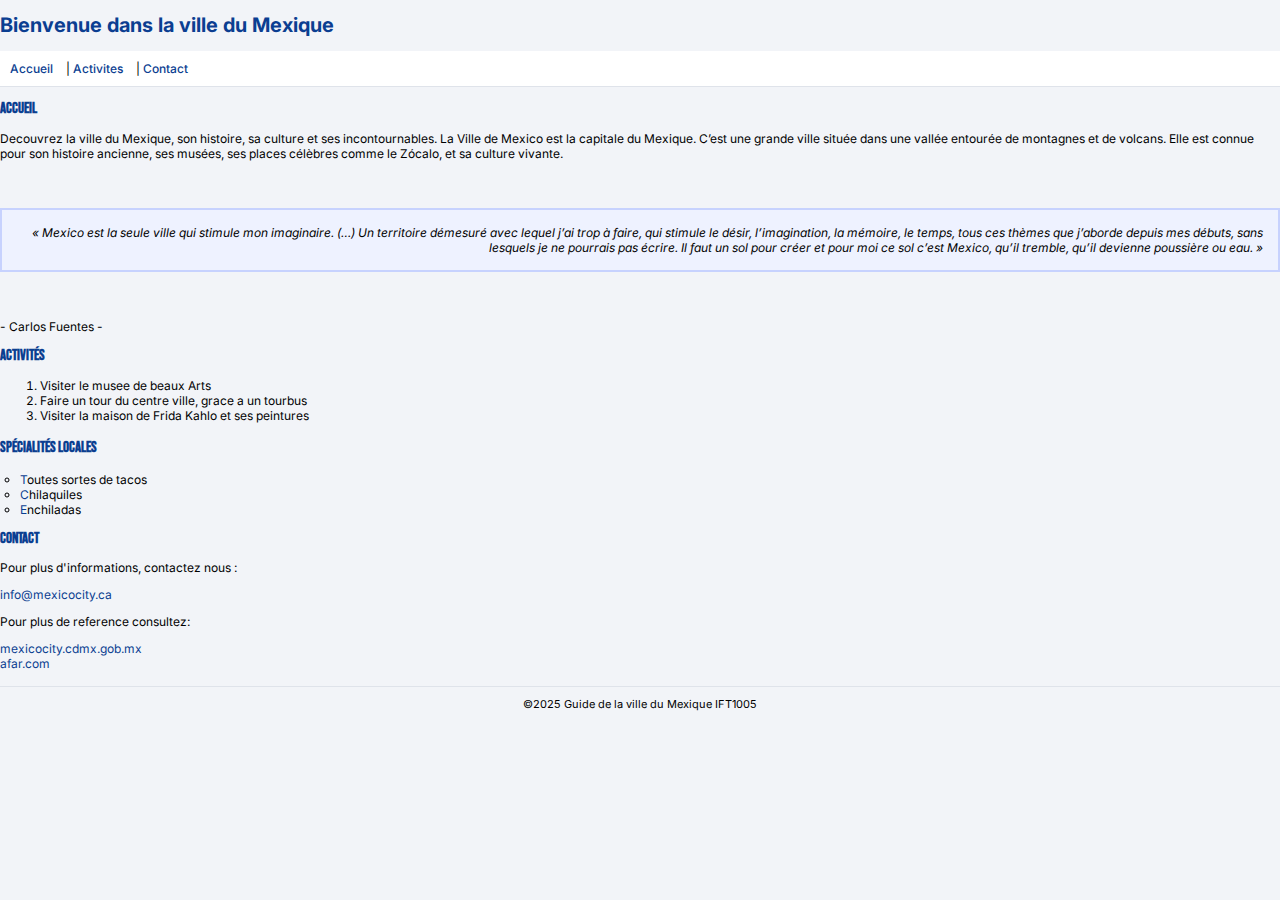
<file: TP1/index.HTML>
<!DOCTYPE html>
<html lang="en">

<head>
    <meta charset="UTF-8">
    <meta name="viewport" content="width=device-width, initial-scale=1.0">
    <link rel="stylesheet" href="style.css">
    <link href="https://fonts.googleapis.com/css2?family=Bebas+Neue&family=Inter:wght@400;500&display=swap" rel="stylesheet">
    <title>Guide de la ville du Mexique</title>
</head>
<body>
    <header>
        <h1 class="grandTitre">Bienvenue dans la ville du Mexique</h1>
    </header>
    <nav id="navBar">
        <a  href="#accueil">Accueil</a> |
        <a href="#activites">Activites</a> |
        <a href="#contact">Contact</a>
    </nav>

<main> 
    <section id="accueil">
        <h2 class="petitTitres">Accueil</h2>
        <p>Decouvrez la ville du Mexique, son histoire, sa culture et ses incontournables. La Ville de Mexico est la capitale du Mexique. C’est une grande ville située dans une vallée entourée de montagnes et de volcans. Elle est connue pour son histoire ancienne, ses musées, ses places célèbres comme le Zócalo, et sa culture vivante.</p>

        <br><blockquote id="citation">« Mexico est la seule ville qui stimule mon imaginaire. (…) Un territoire démesuré avec lequel j’ai trop à faire, qui stimule le désir, l’imagination, la mémoire, le temps, tous ces thèmes que j’aborde depuis mes débuts, sans lesquels je ne pourrais pas écrire. Il faut un sol pour créer et pour moi ce sol c’est Mexico, qu’il tremble, qu’il devienne poussière ou eau. »</blockquote><br><p>- Carlos Fuentes -</p>

    </section>


    <section id="activites">
        <h2 class="petitTitres">Activités</h2>

        <ol>
            <li>Visiter le musee de beaux Arts</li>
            <li>Faire un tour du centre ville, grace a un tourbus</li>
            <li>Visiter la maison de Frida Kahlo et ses peintures</li>
        </ol>

        <h3 class="petitTitres">Spécialités locales</h3>

        <ul>
            <li>Toutes sortes de tacos</li>
            <li>Chilaquiles</li>
            <li>Enchiladas</li>
        </ul>
    </section>
    

    <section id="contact">
        <h2 class="petitTitres">Contact</h2>

        <p>Pour plus d'informations, contactez nous : </p>

        <a href="mailto:info@mexicocity.ca">info@mexicocity.ca</a>

        <p>Pour plus de reference consultez:</p>
        <a href="https://mexicocity.cdmx.gob.mx/" target="_blank">mexicocity.cdmx.gob.mx</a><br>
        <a href="https://www.afar.com/travel-guides/mexico/mexico-city/guide" target="_blank">afar.com</a>
    </section>
</main>
<br><footer>&copy;2025 Guide de la ville du Mexique IFT1005</footer>
</body>
</html>
</file>
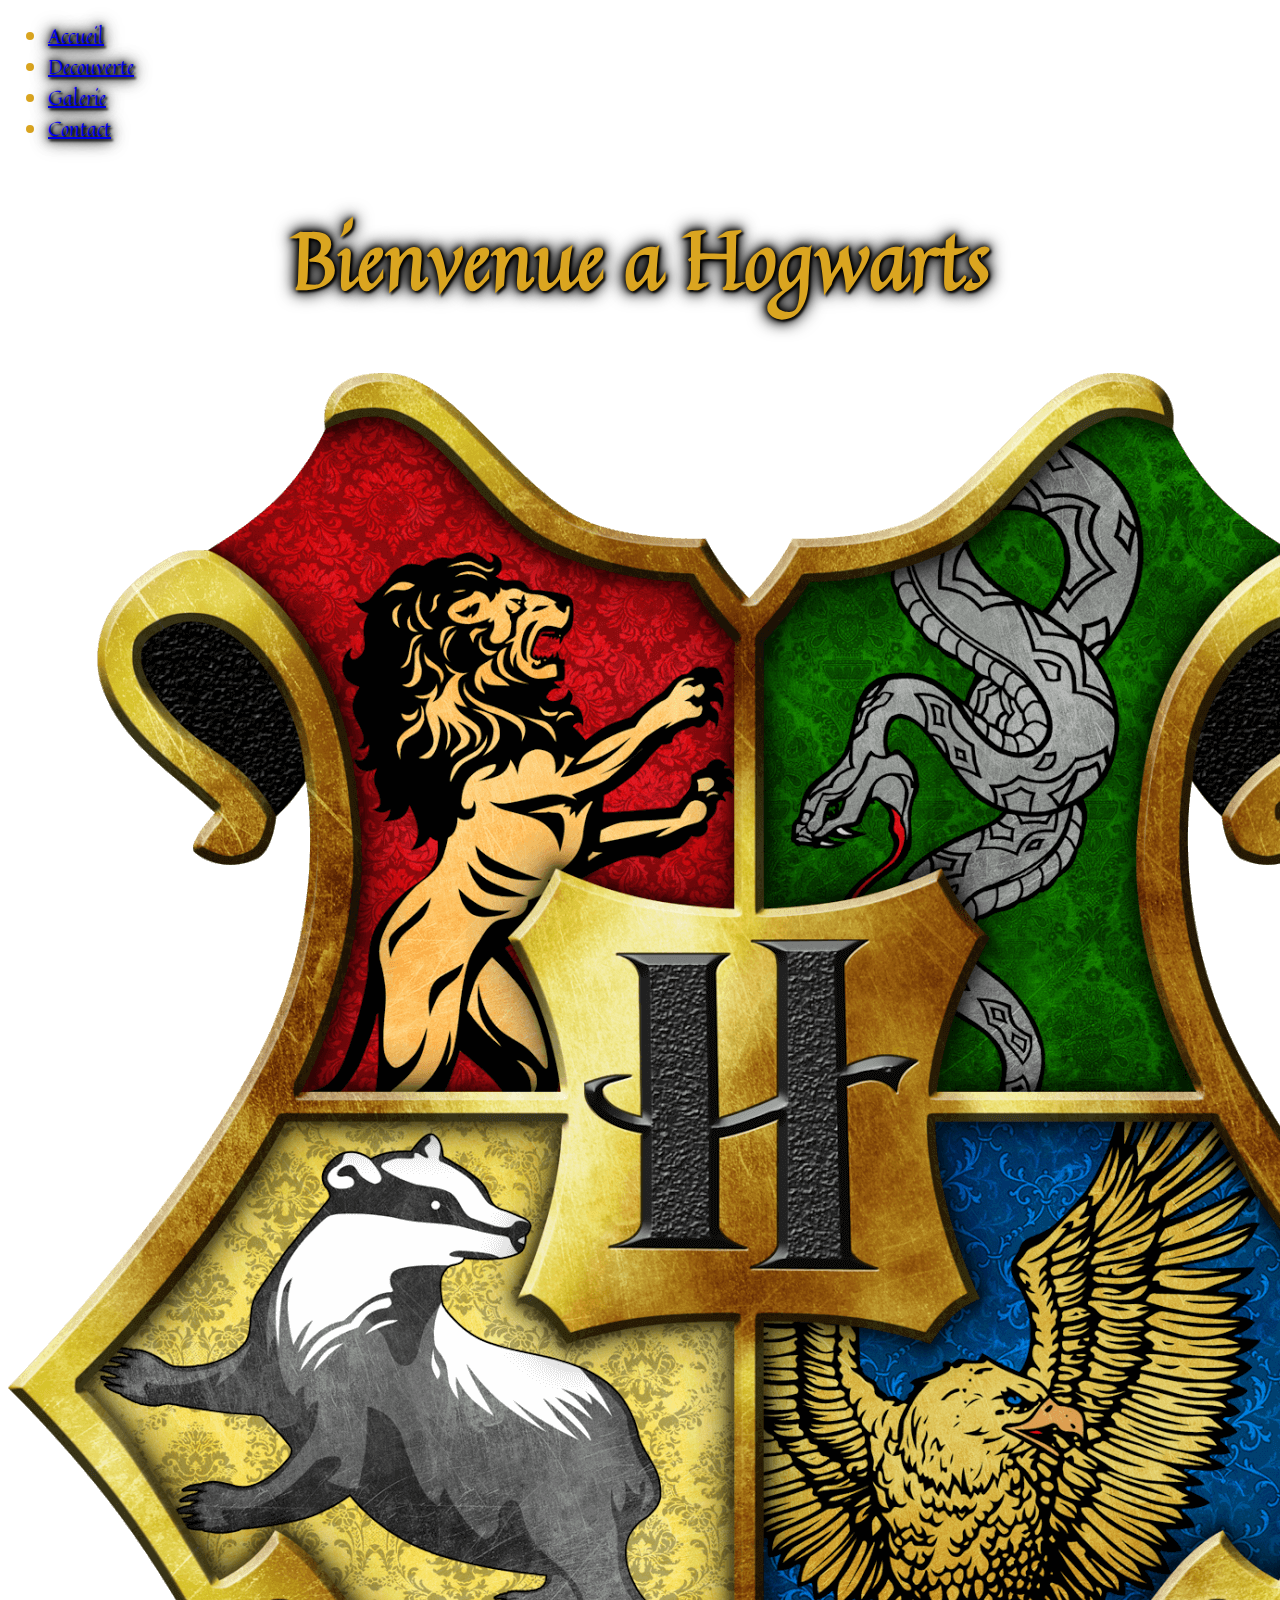
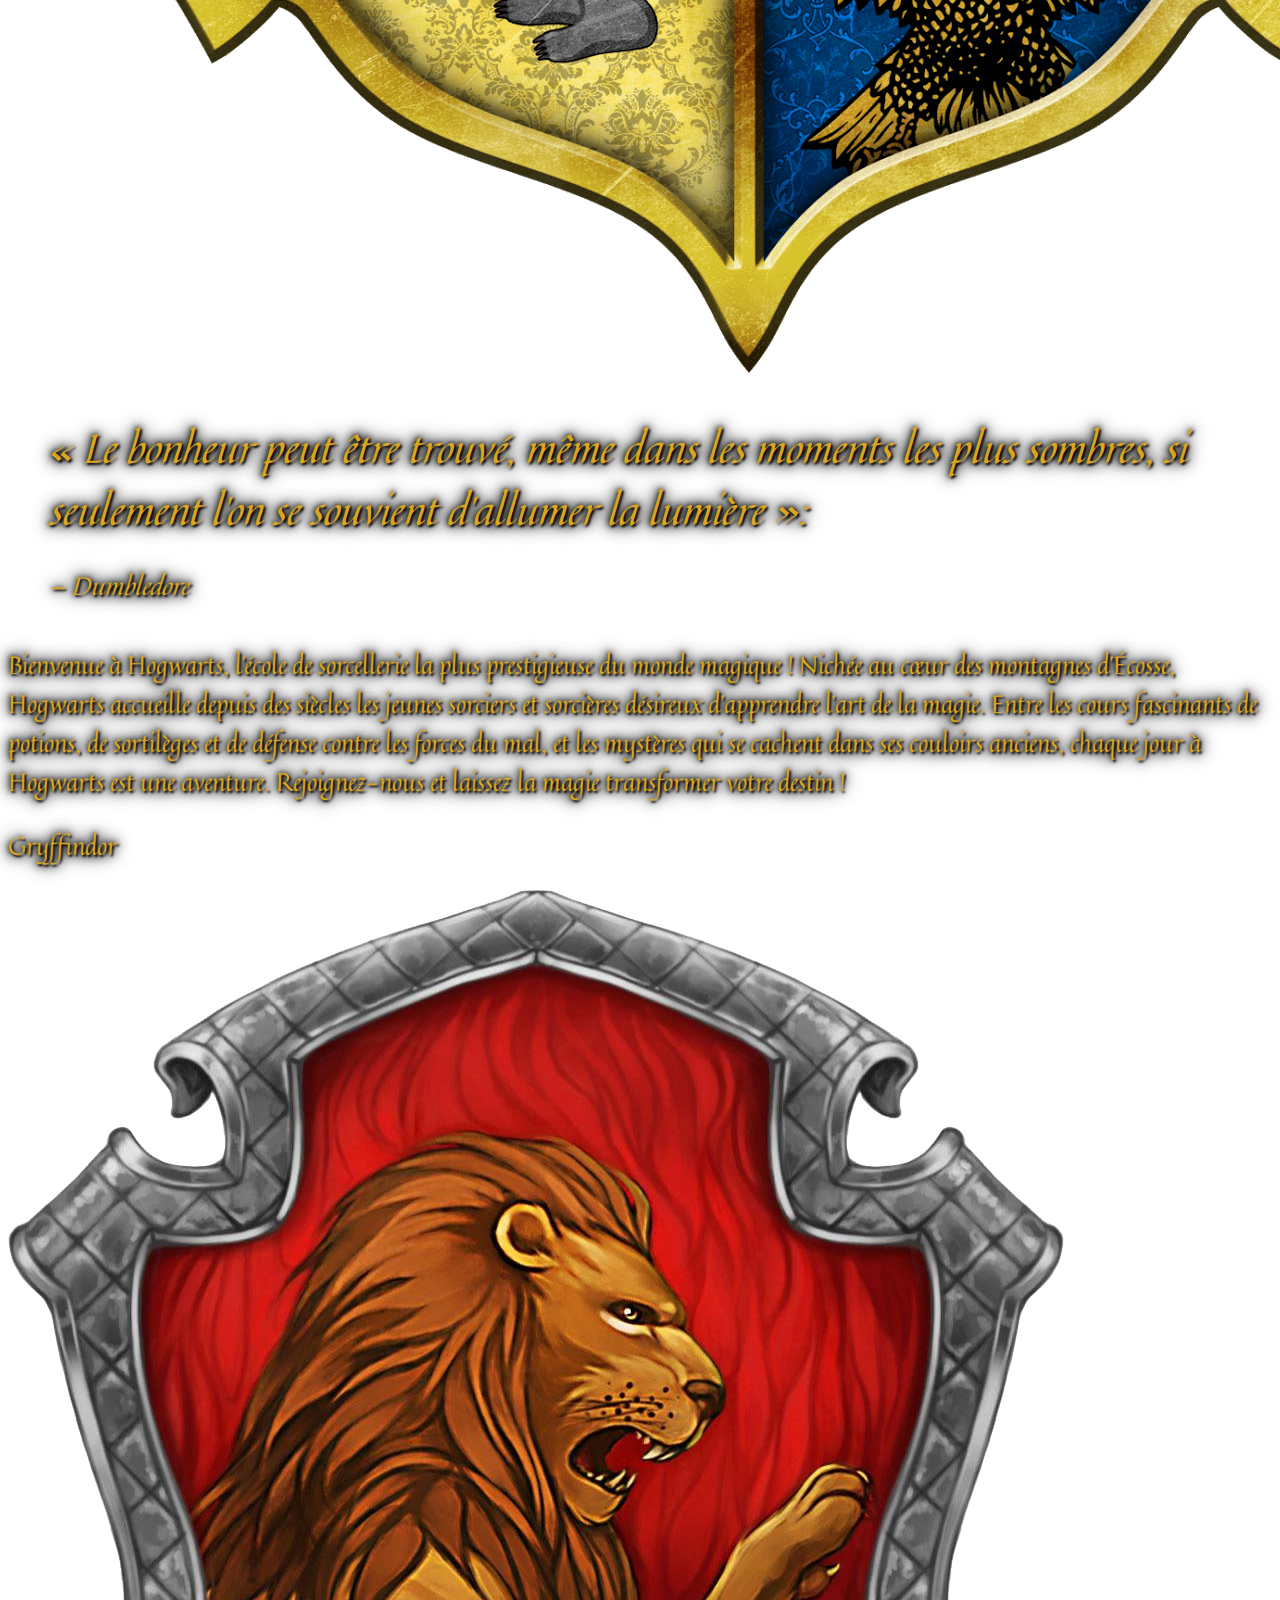
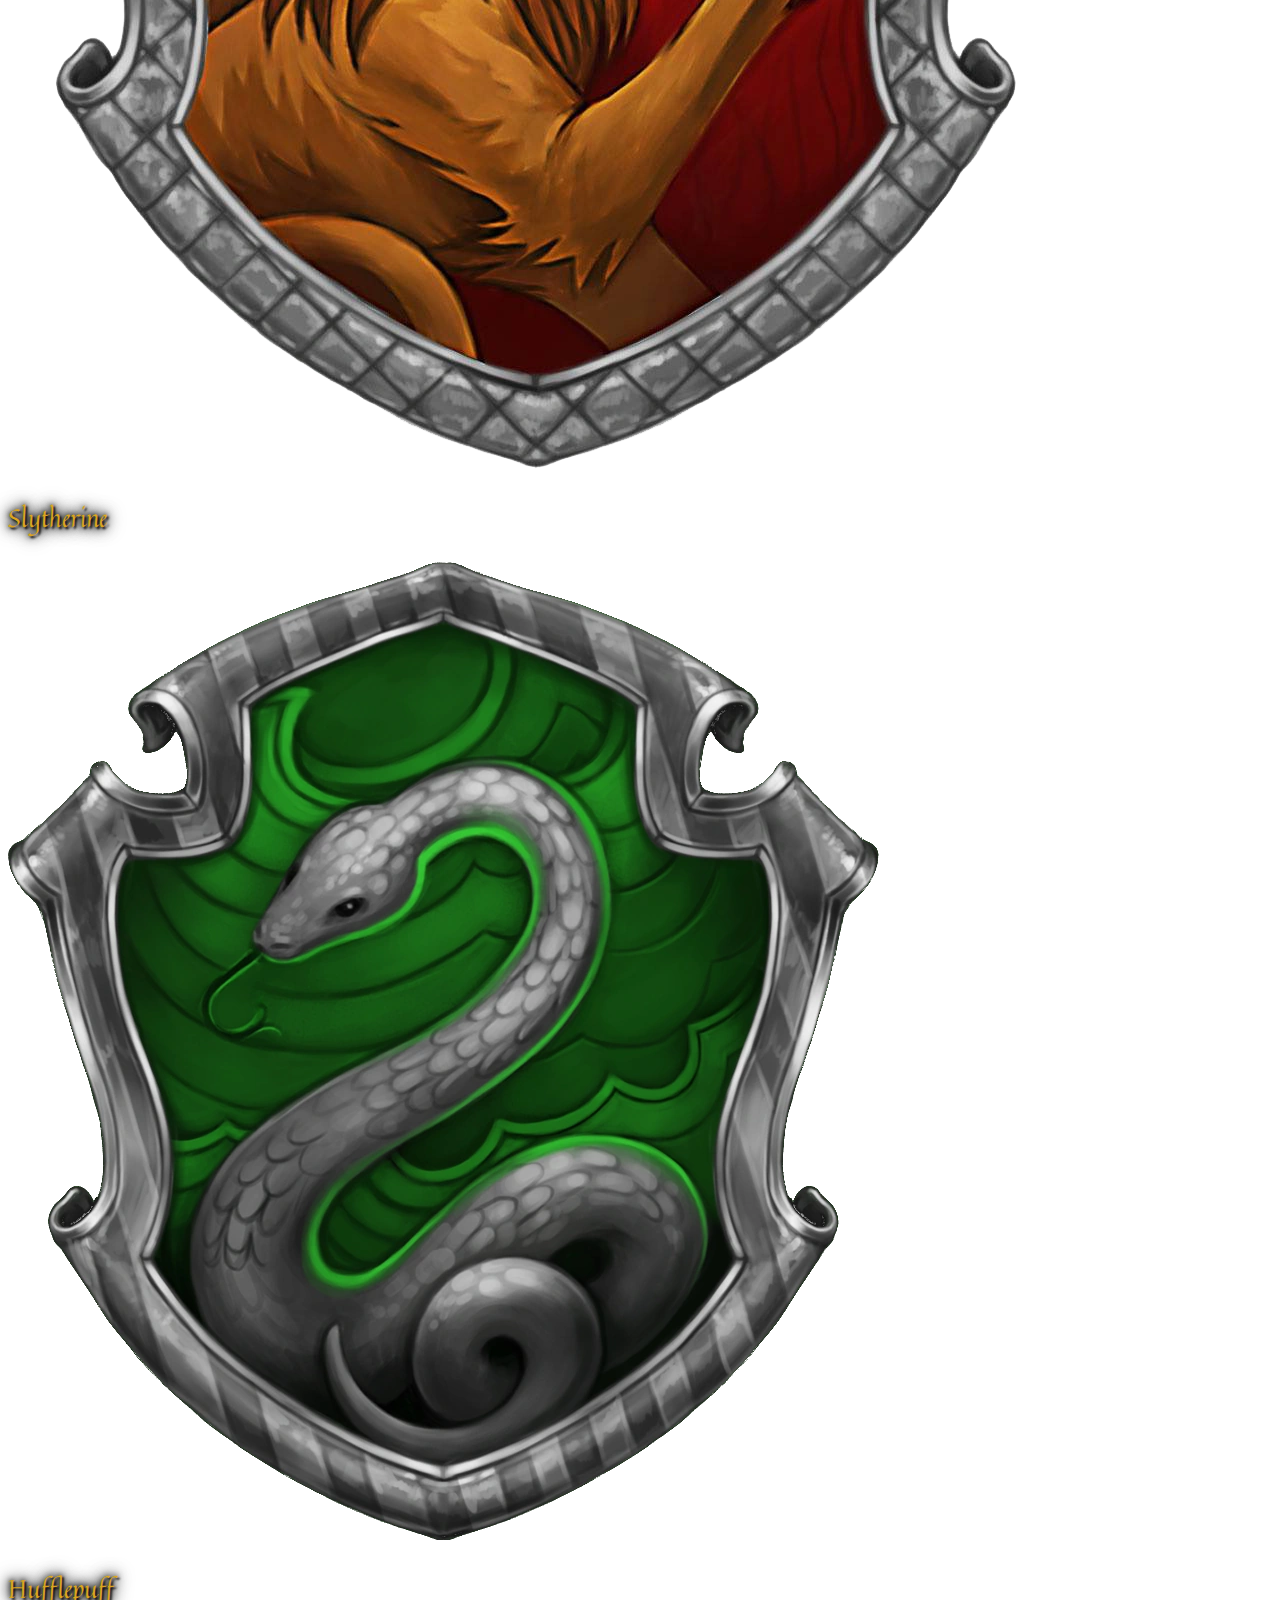
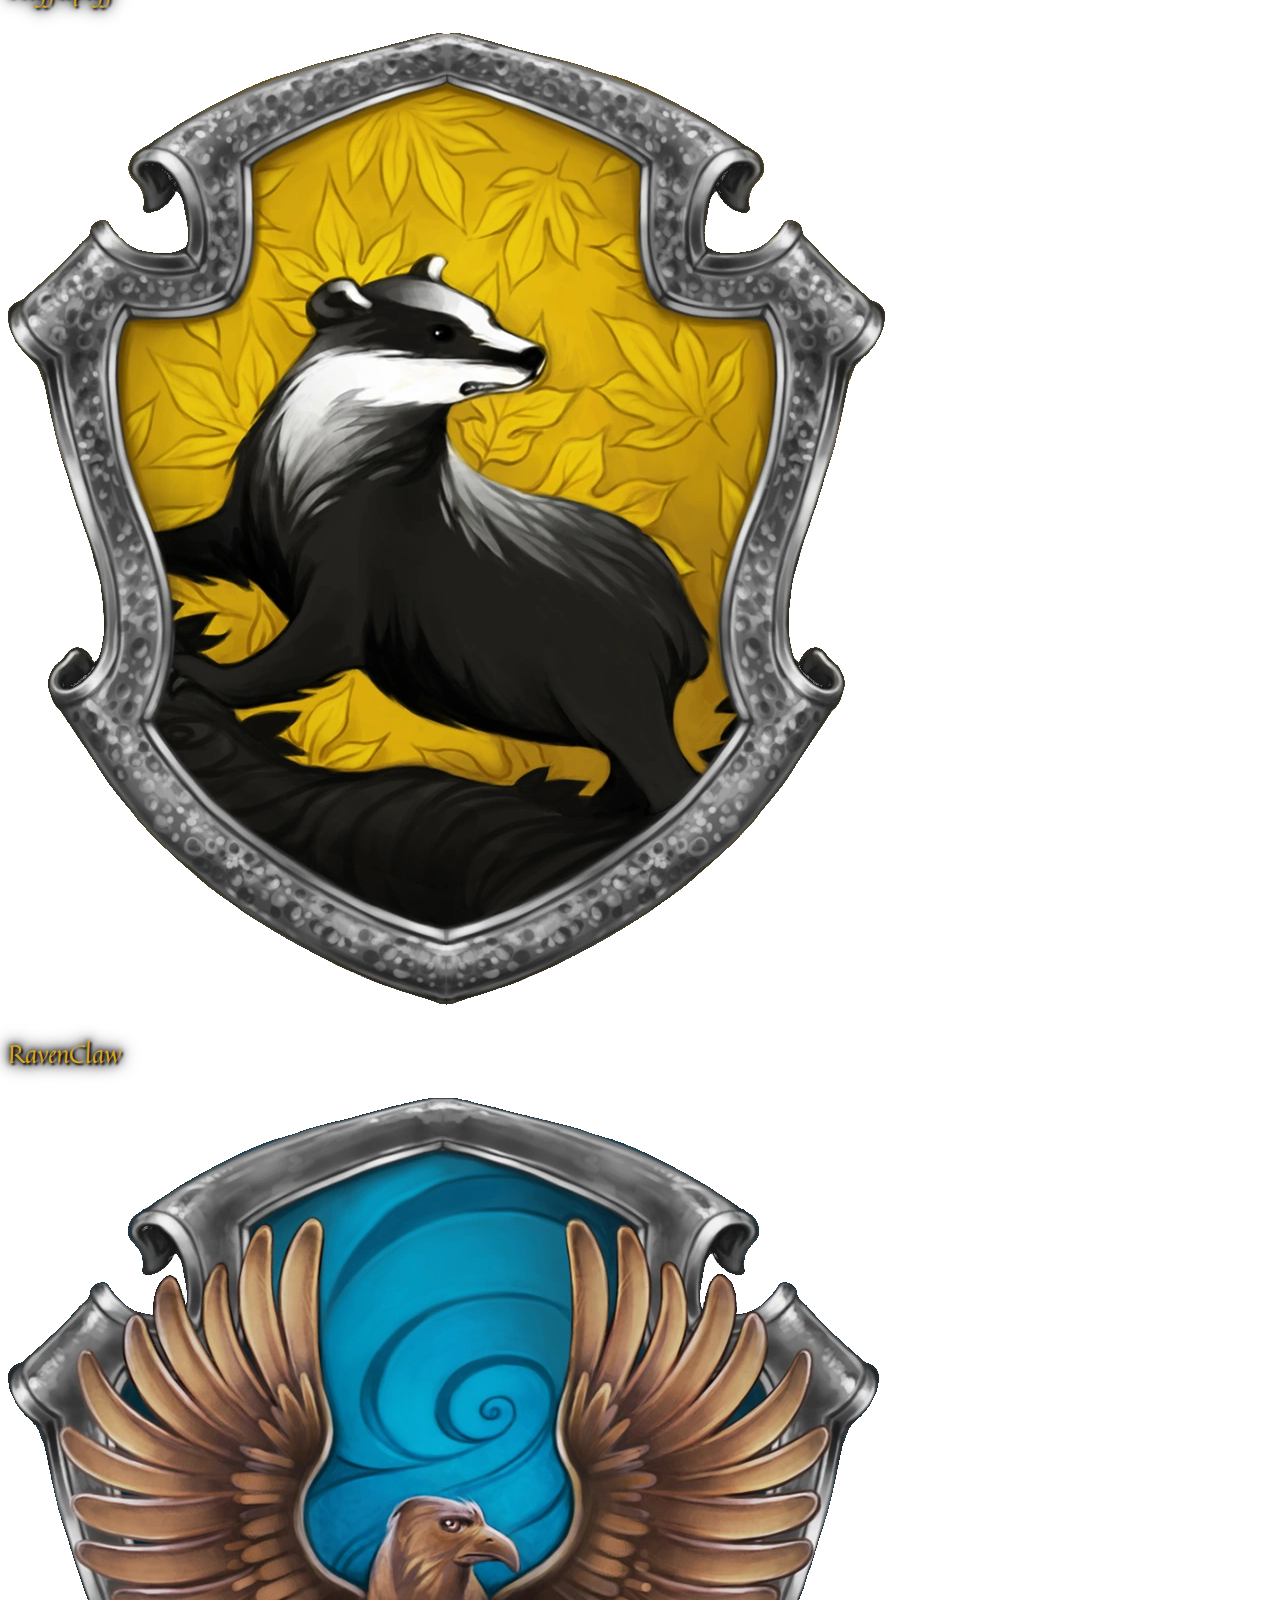
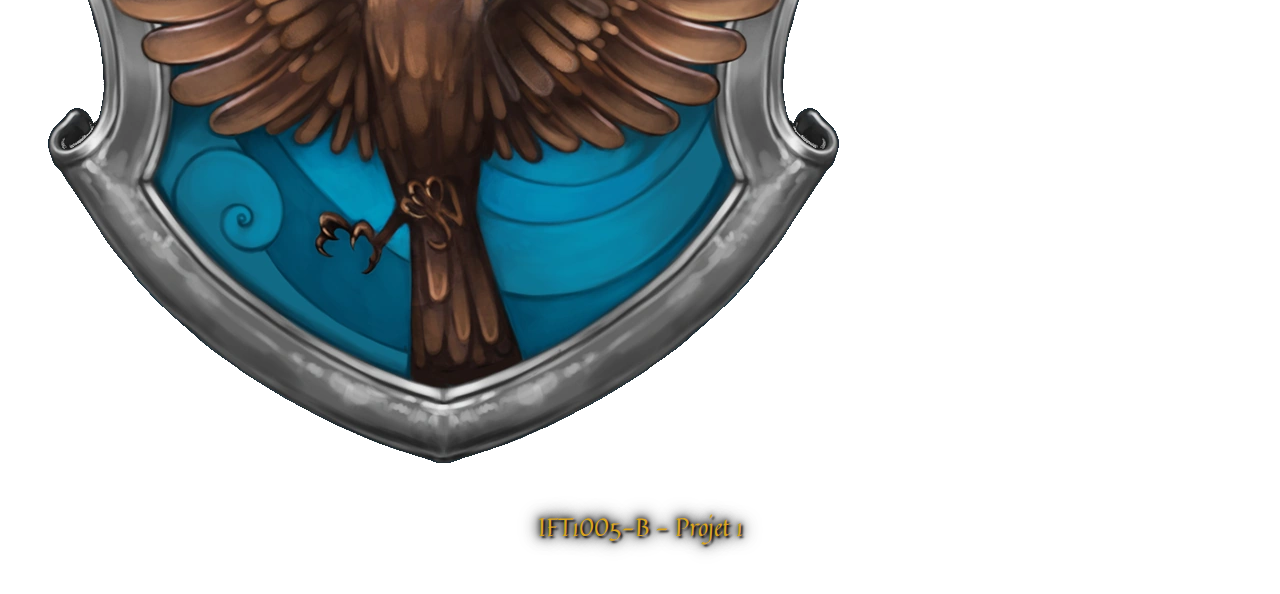
<file: Projet1/Accueil.HTML>
<!DOCTYPE html>
<html lang="fr">
<head>
    <meta charset="UTF-8">
    <meta name="viewport" content="width=device-width, initial-scale=1.0">
    <link rel="stylesheet" href="Projet.CSS">
    <link rel="preconnect" href="https://fonts.googleapis.com">
    <link rel="preconnect" href="https://fonts.gstatic.com" crossorigin>
    <link href="https://fonts.googleapis.com/css2?family=Quintessential&display=swap" rel="stylesheet">
    <title>Decouvrez Hogwarts</title>

</head>
<body class="accueilBody">
   <header>
    <div class="topNav">
        <ul>
        <li><a class="active" href="#Accueil">Accueil</a></li>
        <li><a href="#Decouverte">Decouverte</a></li>
        <li><a href="#Galerie">Galerie</a></li>
        <li><a href="Contact.HTML">Contact</a></li>
        </ul>
    </div>
    <h1>Bienvenue a Hogwarts</h1>
    <img  class="imageEmbleme" src="/Projet1/images/emblem.webp" >
   </header> 

   <blockquote class="blockquote">« Le bonheur peut être trouvé, même dans les moments les plus sombres, si seulement l'on se souvient d'allumer la lumière »:<p>— Dumbledore </p></blockquote>
   <p class="texteDesc">Bienvenue à Hogwarts, l’école de sorcellerie la plus prestigieuse du monde magique ! Nichée au cœur des montagnes d’Écosse, Hogwarts accueille depuis des siècles les jeunes sorciers et sorcières désireux d’apprendre l’art de la magie. Entre les cours fascinants de potions, de sortilèges et de défense contre les forces du mal, et les mystères qui se cachent dans ses couloirs anciens, chaque jour à Hogwarts est une aventure.
                        Rejoignez-nous et laissez la magie transformer votre destin !</p>


    <div class="imageMaison">
        <div class="Maison">
            <p>Gryffindor</p>
            <img src="/Projet1/images/gryffindor.webp">
        </div>
        <div class="Maison">
            <p>Slytherine</p>
            <img src="/Projet1/images/Slytherin.webp">
        </div>
        <div class="Maison">
            <p>Hufflepuff</p>
            <img src="/Projet1/images/Hufflepuff.webp">
        </div>
        <div class="Maison">
            <p>RavenClaw</p>
            <img src="/Projet1/images/RavenclawCrest.webp">
        </div>
    </div>
    <footer class="footer">
        <p>IFT1005-B - Projet 1</p>
    </footer>
</body>
</html>
</file>
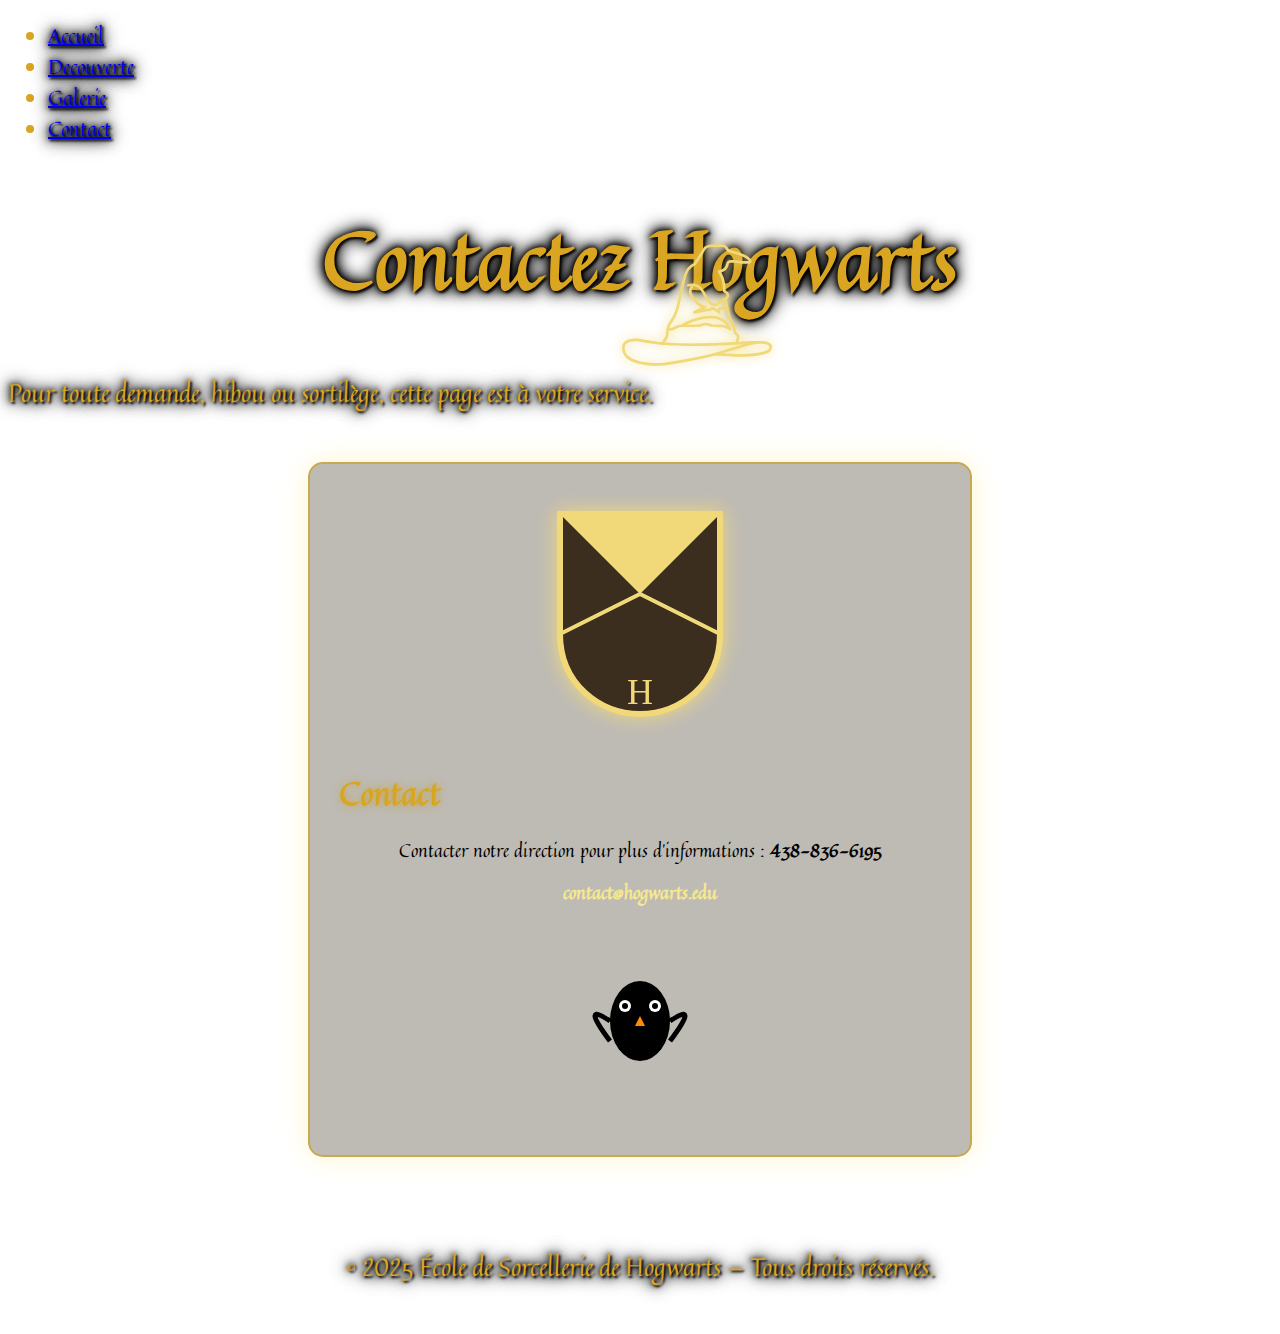
<file: Projet1/Contact.HTML>
<!DOCTYPE html>
<html lang="fr">

<head>
  <meta charset="UTF-8" />
  <meta name="viewport" content="width=device-width, initial-scale=1.0" />
  <link rel="preconnect" href="https://fonts.googleapis.com" />
  <link rel="preconnect" href="https://fonts.gstatic.com" crossorigin />
  <link href="https://fonts.googleapis.com/css2?family=Quintessential&display=swap" rel="stylesheet" />
  <link rel="stylesheet" href="Projet.CSS" />
  <title>Contact</title>
</head>

<body class="contactBody">
  <header class="headerBody">
    <div class="topNav">
      <ul>
        <li><a class="active" href="Accueil.HTML">Accueil</a></li>
        <li><a href="#Decouverte">Decouverte</a></li>
        <li><a href="#Galerie">Galerie</a></li>
        <li><a href="Contact.HTML">Contact</a></li>
      </ul>
    </div>

    <div class="chapeau-SVG">
      <h1>Contactez Hogwarts</h1>
      <p>
        Pour toute demande, hibou ou sortilège, cette page est à votre service.
      </p>
      <a href="https://www.harrypotter.com/news/discover-your-hogwarts-house-on-wizarding-world">
        <svg version="1.1" xmlns="http://www.w3.org/2000/svg" xmlns:xlink="http://www.w3.org/1999/xlink" x="0px" y="0px"
          viewBox="0 0 222.801 222.801" style="enable-background:new 0 0 222.801 222.801;" xml:space="preserve">
          <path d="M52.735,201.711c-12.136,0-46.873-1.7-51.938-20.902c-1.613-6.117-0.775-10.956,2.489-14.382
	c7.58-7.956,25.203-4.482,27.188-4.06c7.789,1.657,22.872,3.607,28.572,4.318c2.004-2.537,5.619-7.678,6.023-10.913
	c0.103-0.824,0.175-1.735,0.252-2.716c0.415-5.205,0.982-12.334,6.485-19.107c5.95-7.323,8.593-18.135,10.172-24.596
	c0.347-1.417,0.886-4.076,1.568-7.442c3.687-18.174,8.009-38.066,12.667-44.072c4.8-6.19,8.396-8.034,10.143-8.583
	c1.718-2.503,8.075-11.806,11.015-16.617c0.527-0.862,0.974-1.69,1.406-2.491c2.717-5.034,4.903-8.148,15.168-8.71
	c13.25-0.727,18.285-0.358,20.72,1.515c1.122,0.863,1.814,2.053,2.484,3.203c0.846,1.455,1.577,2.71,3.044,3.311
	c0.97,0.396,3.065,0.954,5.493,1.6c5.82,1.548,13.79,3.668,18.899,6.734c5.777,3.466,8.348,6.574,7.64,9.238
	c-0.534,2.011-2.641,3.07-6.262,3.147c-4.405,0.094-9.266-0.451-13.55-0.933c-2.947-0.331-5.73-0.644-7.618-0.644l-0.476,0
	c-4.814,0.006-5.326,0.214-5.753,2.608c-0.871,4.878-3.909,8.942-7.741,10.354c-1.27,0.468-2.53,0.905-3.572,1.256
	c0.811,1.393,1.913,3.503,3.292,6.621c2.6,5.885,3.274,16.531,3.435,20.259c1.944,0.935,5.249,3.144,5.249,7.35
	c0,2.942-1.076,3.933-2.178,4.694c-0.231,0.16-0.42,0.291-0.562,0.638c-0.017,0.054-0.036,0.107-0.057,0.159
	c-0.094,0.303-0.163,0.74-0.203,1.408c-0.186,3.063,0.681,5.793,1.52,8.432c0.461,1.452,0.897,2.824,1.134,4.189l0.285,1.657
	c0.51,2.988,0.95,5.569,1.724,8.407c0.886,3.249,1.779,5.836,3.958,10.194c1.919,3.839,4.323,12.271,5.097,15.074
	c1.282,0.688,3.344,2.209,4.18,5.136c0.948,3.317-0.518,6.513-1.203,7.749l-0.042,1.239c2.486-0.172,4.596-0.339,6.485-0.499
	c8.931-0.756,18.686-0.767,25.237-0.706c9.472-0.14,15.309,1.774,17.414,5.694c1.391,2.589,0.911,5.795-1.353,9.029
	c-5.448,7.781-39.537,9.344-51.576,8.627c-13.907-0.831-29.009-1.489-29.16-1.496c-0.353-0.015-0.681-0.121-0.961-0.294
	c-2.281,0.627-4.523,1.211-6.707,1.738c-24.344,5.876-65.735,13.066-75.421,13.507C56.52,201.65,55.03,201.711,52.735,201.711z
	 M19.559,165.22c-5.196,0-10.503,0.951-13.377,3.967c-2.242,2.353-2.752,5.919-1.517,10.602c4.322,16.387,39,18.445,51.997,17.851
	c9.316-0.423,50.987-7.684,74.664-13.399c9.359-2.259,19.88-5.611,30.055-8.853c6.665-2.124,13.182-4.2,19.255-5.941
	c-0.311,0.024-0.621,0.05-0.93,0.076c-9.072,0.768-23.194,1.688-59.153,2.687c-33.777,0.94-59.409-1.246-59.664-1.268
	c-0.116-0.014-0.534-0.064-1.195-0.145c-0.026-0.002-0.053-0.006-0.079-0.009c-4.769-0.584-21.392-2.681-29.973-4.507
	C26.97,165.711,23.293,165.22,19.559,165.22z M150.031,183.152c5.479,0.268,12.531,0.632,19.299,1.036
	c15.627,0.935,44.554-1.918,48.06-6.928c0.957-1.367,1.926-3.317,1.106-4.842c-0.434-0.808-2.438-3.211-10.872-3.553
	c-0.897-0.011-1.906-0.023-3.007-0.033c-0.221,0.003-0.444,0.008-0.672,0.014c-9.642,0.25-25.044,5.158-41.351,10.353
	C158.433,180.524,154.212,181.869,150.031,183.152z M63.714,167.145c7.105,0.505,29.18,1.829,56.727,1.064
	c24.605-0.684,38.942-1.329,48.432-1.913l0.073-2.147c0.013-0.372,0.129-0.732,0.335-1.041c0.012-0.018,1.675-2.607,1.002-4.962
	c-0.633-2.215-2.601-2.894-2.621-2.899c-0.651-0.206-1.153-0.73-1.33-1.39c-0.029-0.11-2.969-11.048-5.06-15.23
	c-2.328-4.656-3.286-7.434-4.24-10.931c-0.825-3.026-1.302-5.825-1.808-8.787l-0.282-1.644c-0.136-0.783-0.377-1.642-0.655-2.548
	c-0.586,0.842-1.28,1.617-2.07,2.127c-2.302,1.487-3.438,1.608-6.185,1.9l-0.229,0.024c-0.101,0.57,0.109,1.904,0.482,2.935
	c0.295,0.816,0.031,1.732-0.656,2.264c-0.686,0.532-1.636,0.562-2.354,0.07c-0.009-0.006-1.772-1.214-5.416-3.623
	c-0.284-0.188-1.36-0.893-2.219-1.455l-0.325-0.213c-0.214-0.141-0.431-0.256-0.647-0.346c-0.923,1.373-2.99,1.717-7.047,2.282
	c-0.722,0.101-1.464,0.204-2.195,0.317c-3.961,0.617-17.593,3.322-17.73,3.349c-1,0.198-1.985-0.385-2.295-1.354
	c-0.309-0.969,0.159-2.016,1.087-2.433c0.03-0.013,3.024-1.357,5.181-2.474c1.138-0.589,3.962-1.952,6.515-3.174
	c-5.333-1.762-14.976-11.56-17.86-18.167c-2.491-5.707,0-11.018,1.273-13.154c-1.627,0.213-2.69,0.541-2.72,0.55
	c-1.049,0.333-2.175-0.247-2.511-1.297c-0.335-1.051,0.24-2.173,1.29-2.512c0.42-0.136,10.392-3.251,18.074,2.686
	c4.096,3.165,6.595,7.875,9.011,12.431c1.953,3.682,3.973,7.489,6.82,10.472c4.929,5.164,7.575,3.218,10.639,0.964
	c0.243-0.179,0.479-0.353,0.71-0.518c2.849-2.032,8.255-5,10.102-5.999c0.481-0.94,1.122-1.465,1.766-1.91
	c0.107-0.074,0.271-0.187,0.305-0.228c0,0,0.147-0.25,0.147-1.176c0-2.855-3.754-4.068-3.792-4.08
	c-0.817-0.257-1.391-1.009-1.41-1.866c-0.003-0.137-0.342-13.714-3.141-20.047c-2.742-6.207-4.229-7.983-4.244-8
	c-0.436-0.51-0.596-1.216-0.411-1.861c0.185-0.645,0.67-1.166,1.31-1.368c0.03-0.009,2.988-0.946,5.902-2.019
	c2.069-0.762,4.475-3.316,5.187-7.304c1.056-5.915,5.249-5.899,9.696-5.905l0.471,0c2.112,0,4.87,0.31,8.064,0.668
	c4.16,0.468,8.878,0.996,13.019,0.909c1.28-0.027,1.975-0.186,2.325-0.308c-0.424-0.73-1.9-2.383-5.676-4.648
	c-4.625-2.775-12.281-4.812-17.87-6.298c-2.666-0.709-4.771-1.269-5.979-1.763c-2.726-1.115-3.979-3.27-4.987-5
	c-0.497-0.854-0.967-1.661-1.466-2.045c-2.04-1.568-13.267-0.954-18.062-0.691c-8.549,0.468-9.658,2.522-11.867,6.616
	c-0.436,0.808-0.93,1.724-1.513,2.678c-3.457,5.657-11.239,16.955-11.568,17.433c-0.34,0.494-0.884,0.809-1.481,0.858c0,0,0,0,0,0
	c0.029,0-3.201,0.62-8.36,7.273c-4.475,5.77-9.495,30.521-11.908,42.416c-0.691,3.41-1.238,6.103-1.603,7.597
	c-1.66,6.788-4.437,18.147-10.954,26.168c-2.225,2.739-3.51,5.554-4.288,8.283c0.431,0.566,1.295,1.172,2.941,0.72
	c1.931-0.531,3.499-1.446,5.016-2.331c1.556-0.907,3.025-1.764,4.658-2.025c2.058-0.329,4.051-0.658,4.813-0.785
	c1.559-0.833,8.665-4.618,10.827-5.502c0.183-0.075,0.44-0.188,0.768-0.332c11.304-4.954,22.594-7.339,33.564-7.069
	c17.031,0.408,23.427,9.484,25.835,12.9c0.197,0.279,0.362,0.516,0.503,0.699c2.015,2.606,2.842,5.739,2.876,5.871
	c0.22,0.849-0.139,1.743-0.886,2.204c-0.748,0.461-1.707,0.38-2.367-0.197c-0.041-0.036-4.668-3.968-11.51-4.343
	c-3.058-0.167-5.568-0.2-7.586-0.227c-3.146-0.042-5.418-0.071-7.398-0.566c-0.651-0.163-1.342-0.365-2.068-0.578
	c-2.441-0.715-5.21-1.525-8.018-1.166c-1.797,0.23-3.21,0.689-4.577,1.133c-1.554,0.504-3.16,1.025-5.071,1.089l0,0
	c-3.04,0.1-21.934,0.011-24.08,0.002c-0.606,0.101-2.762,0.458-4.994,0.815c-0.895,0.143-1.998,0.786-3.274,1.531
	c-1.575,0.919-3.536,2.062-5.97,2.731c-2.006,0.551-3.627,0.309-4.882-0.29c-0.21,1.515-0.326,2.969-0.434,4.333
	c-0.083,1.045-0.162,2.016-0.271,2.895C68.592,159.831,65.803,164.257,63.714,167.145z M124.017,137.94
	c2.885,0,5.521,0.772,7.716,1.416c0.671,0.197,1.311,0.385,1.914,0.535c1.528,0.382,3.605,0.409,6.48,0.447
	c2.055,0.027,4.612,0.061,7.753,0.232c2.937,0.161,5.516,0.855,7.631,1.691c-2.28-3.203-7.973-10.487-22.397-10.833
	c-10.384-0.244-21.099,2.017-31.863,6.733c-0.367,0.161-0.655,0.287-0.859,0.37c-0.689,0.282-2.058,0.955-3.622,1.751
	c6.28,0.02,14.229,0.03,16.041-0.031l0,0c1.346-0.044,2.561-0.439,3.968-0.896c1.47-0.477,3.136-1.018,5.303-1.296
	C122.738,137.977,123.384,137.94,124.017,137.94z M133.714,114.176c0.209,0,0.43,0.015,0.661,0.043
	c1.088,0.135,2.143,0.533,3.133,1.181l0.325,0.213c0.866,0.567,1.951,1.277,2.235,1.466c0.652,0.431,1.245,0.824,1.778,1.179
	c0.088-0.625,0.275-1.23,0.607-1.764c0.597-0.96,1.574-1.558,2.752-1.684l0.406-0.043c2.544-0.271,2.936-0.312,4.437-1.282
	c0.948-0.613,2.116-2.978,2.624-4.419c-0.245-1.165-0.418-2.39-0.458-3.685c-2.286,1.283-5.221,2.991-6.982,4.247
	c-0.215,0.153-0.435,0.315-0.662,0.482c-2.986,2.197-8.544,6.287-15.903-1.424c-3.229-3.382-5.38-7.438-7.46-11.359
	c-2.32-4.374-4.511-8.504-7.923-11.141c-2.345-1.812-5.048-2.523-7.475-2.715c0.091,0.524-0.025,1.083-0.369,1.542
	c-0.099,0.136-3.648,5.098-1.45,10.134c2.598,5.952,11.583,14.739,15.484,15.98c3.258,1.037,4.26,1.236,4.486,1.272
	c0.809,0.019,1.55,0.53,1.835,1.325c0.347,0.968-0.097,2.042-1.026,2.482c-0.032,0.016-1.202,0.57-2.792,1.329
	c1.147-0.208,2.131-0.378,2.834-0.487c0.752-0.117,1.516-0.224,2.259-0.327c1.251-0.174,3.002-0.417,3.978-0.667
	c0.07-0.323,0.209-0.627,0.417-0.9C131.96,114.503,132.715,114.176,133.714,114.176z" />
        </svg>
      </a>
    </div>
  </header>

  <main class="contact-section">
    <div class="hogwarts-blason">
      <a href="https://harrypotter.fandom.com/fr/wiki/Coll%C3%A8ge_Poudlard,_%C3%A9cole_de_sorcellerie"
        class="hogwarts-link">
        <svg xmlns="http://www.w3.org/2000/svg" viewBox="0 0 100 120" width="200" height="240">
          <path d="M10 10h80v60c0 25-20 40-40 40s-40-15-40-40V10z" fill="#3b2e1e" stroke="#f1d97a" stroke-width="3" />
          <path d="M10 10l40 40L90 10z" fill="#f1d97a" />
          <path d="M10 70l40-20 40 20" fill="none" stroke="#f1d97a" stroke-width="2" />
          <text x="50" y="105" text-anchor="middle" font-size="18" fill="#f1d97a"
            font-family="'Cinzel Decorative', serif">
            H
          </text>
        </svg>
      </a>
    </div>

    <h2>Contact</h2>

    <div class="contact-item">
      <label for="guide">
        Contacter notre direction pour plus d'informations :
        <strong>438-836-6195</strong>
      </label>
    </div>

    <div class="contact-item">
      <label for="mailto">
        <a href="mailto:contact@hogwarts.edu">contact@hogwarts.edu</a>
      </label>
    </div>
    <svg viewBox="0 0 200 200" class="anim">
      <!--Groupe du hibou-->
      <g class="hibou">
        <!--Corps-->
        <ellipse cx="100" cy="100" rx="30" ry="40" />
        <!--Yeux-->
        <circle cx="85" cy="85" r="6" class="oeil-blanc" />
        <circle cx="115" cy="85" r="6" class="oeil-blanc" />
        <circle cx="85" cy="85" r="3" class="oeil-noir" />
        <circle cx="115" cy="85" r="3" class="oeil-noir" />
        <!-- Bec -->
        <polygon points="100,95 95,105 105,105" class="bec" />
        <!-- Ailes -->
        <path d="M70,100 Q40,80 70,120" class="aile" />
        <path d="M130,100 Q160,80 130,120" class="aile" />
      </g>

    </svg>
  </main>

  <footer>
    <p> &copy; 2025 École de Sorcellerie de Hogwarts — Tous droits réservés.</p>
  </footer>
</body>

</html>
</file>
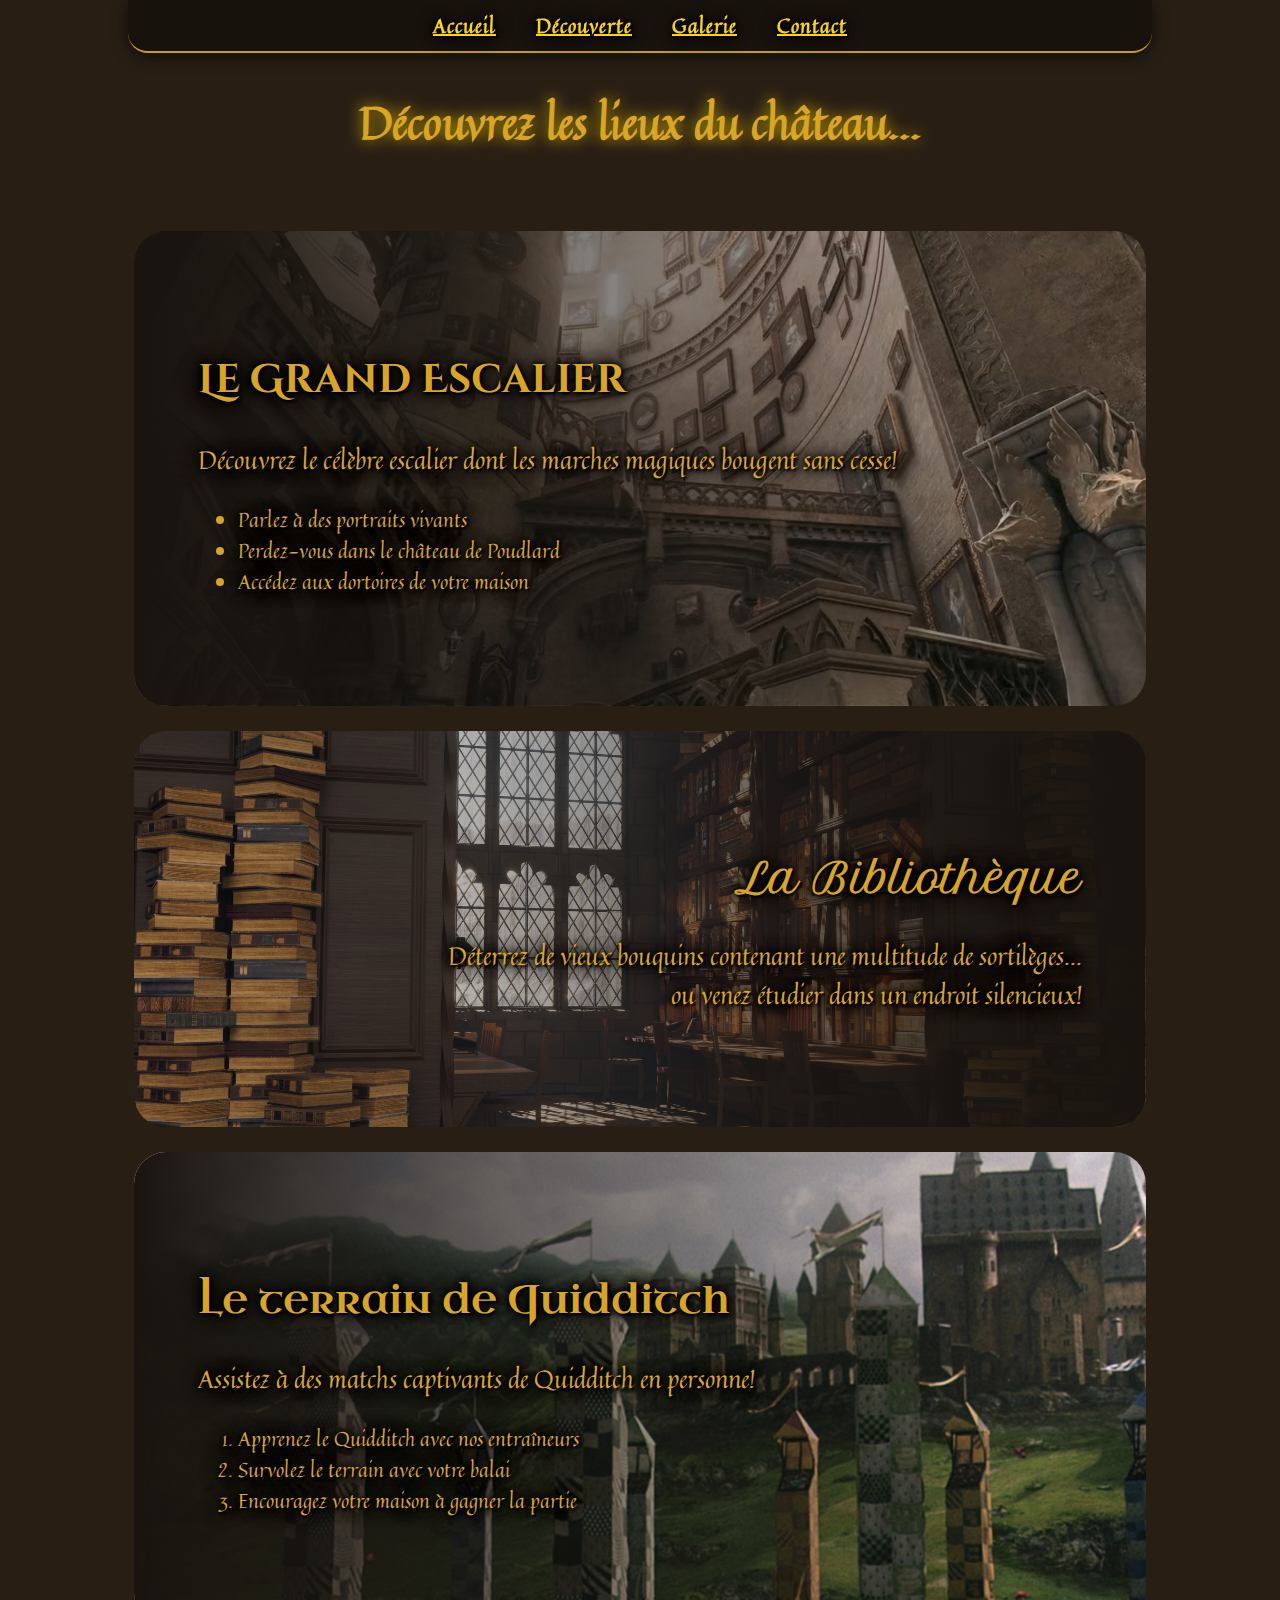
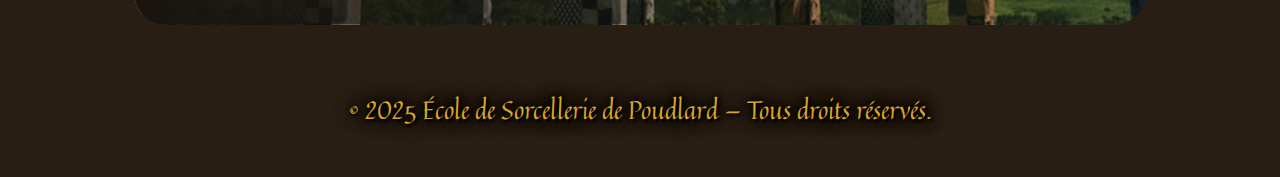
<file: Projet1/Decouverte.HTML>
<!--
  Pierre-Nathan Duchesne (20307443)
  Diego Felipe Duran Lezama (20246326)
-->
<!DOCTYPE html>
<html lang="fr">
<head>
    <meta charset="UTF-8">
    <meta name="viewport" content="width=device-width, initial-scale=1.0">
    <link rel="stylesheet" href="Projet.CSS">
    <link rel="preconnect" href="https://fonts.googleapis.com">
    <link rel="preconnect" href="https://fonts.gstatic.com" crossorigin>
    <link href="https://fonts.googleapis.com/css2?family=Quintessential&display=swap" rel="stylesheet">
    <link href="https://fonts.googleapis.com/css2?family=Cinzel+Decorative:wght@400;700;900&display=swap" rel="stylesheet">
    <link href="https://fonts.googleapis.com/css2?family=Glass+Antiqua&display=swap" rel="stylesheet">
    <link href="https://fonts.googleapis.com/css2?family=Glass+Antiqua&family=Petit+Formal+Script&display=swap" rel="stylesheet">
    <link href="https://fonts.googleapis.com/css2?family=Uncial+Antiqua&display=swap" rel="stylesheet">
    <title>Découverte | Poudlard</title>
</head>
<body class="decouverte-body">
    <header class="header-body">
    <div class="top-nav">
        <ul>
        <li><a href="Accueil.HTML">Accueil</a></li>
        <li><a class="active" href="Decouverte.HTML">Découverte</a></li>
        <li><a href="Galerie.HTML">Galerie</a></li>
        <li><a href="Contact.HTML">Contact</a></li>
        </ul>
    </div>
    <h1>Découvrez les lieux du château...</h1>
    </header> 

    <main>
        <!-- grand escalier -->
        <section class="grand-escalier">
            <div class="overlay-left">
                    <h2>Le Grand Escalier</h2>
                    <p>Découvrez le célèbre escalier dont les marches magiques bougent sans cesse!</p>
                    <ul>
                        <li>Parlez à des portraits vivants</li>
                        <li>Perdez-vous dans le château de Poudlard</li>
                        <li>Accédez aux dortoires de votre maison</li>
                    </ul>
            </div>
            <div class="poi"></div>
        </section>

        <!-- librairie -->
        <section class="bibliotheque">
            <div class="overlay-right">
                    <h2>La Bibliothèque</h2>
                    <p>Déterrez de vieux bouquins contenant une multitude de sortilèges...<br>ou venez étudier dans un endroit silencieux!</p>
                    
            </div>
            <div class="poi"></div>
        </section>

        <!-- terrain de quidditch -->
        <section class="terrain-quidditch">
            <div class="poi"></div>
            <div class="overlay-left">
                <h2>Le terrain de Quidditch</h2>
                <p>Assistez à des matchs captivants de Quidditch en personne!</p>
                <ol>
                    <li>Apprenez le Quidditch avec nos entraîneurs</li>
                    <li>Survolez le terrain avec votre balai</li>
                    <li>Encouragez votre maison à gagner la partie</li>
                </ol>
            </div>
        </section>
    </main>

    <footer class="footer">
        <p>&copy; 2025 École de Sorcellerie de Poudlard — Tous droits réservés.</p>
    </footer>
    
</body>
</html>
</file>
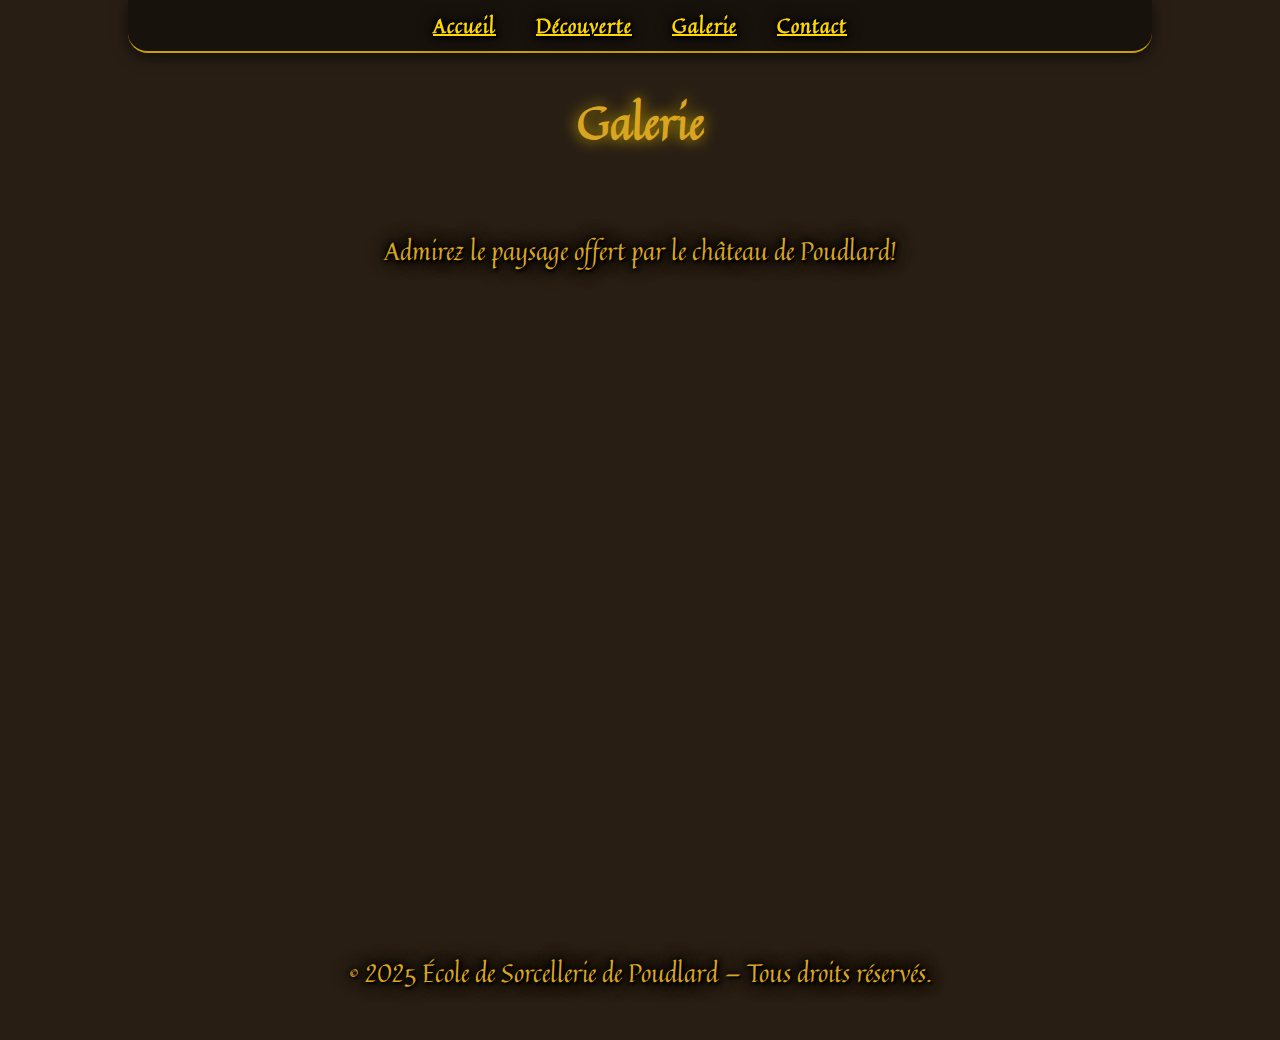
<file: Projet1/Galerie.HTML>
<!--
  Pierre-Nathan Duchesne (20307443)
  Diego Felipe Duran Lezama (20246326)
-->
<!DOCTYPE html>
<html lang="en">
<head>
    <meta charset="UTF-8">
    <meta name="viewport" content="width=device-width, initial-scale=1.0">
    <link rel="stylesheet" href="Projet.CSS">
    <link rel="preconnect" href="https://fonts.googleapis.com">
    <link rel="preconnect" href="https://fonts.gstatic.com" crossorigin>
    <link href="https://fonts.googleapis.com/css2?family=Quintessential&display=swap" rel="stylesheet">
    <link href="https://fonts.googleapis.com/css2?family=Cinzel+Decorative:wght@400;700;900&display=swap" rel="stylesheet">
    <title>Galerie | Poudlard</title>
</head>
<body class="gallery-body">
    <header class="header-body">
    <div class="top-nav">
        <ul>
        <li><a href="Accueil.HTML">Accueil</a></li>
        <li><a href="Decouverte.HTML">Découverte</a></li>
        <li><a class="active" href="Galerie.HTML">Galerie</a></li>
        <li><a href="Contact.HTML">Contact</a></li>
        </ul>
    </div>
    <h1>Galerie</h1>
    </header>

    <main class="gallery-main">
        <p>Admirez le paysage offert par le château de Poudlard!</p>
        <div class="gallery">
            <div class="gallery-img" id="gal1"><img src="images/gal1.jpg"></div>
            <div class="gallery-img" id="gal2"><img src="images/gal2.jpg"></div>
            <div class="gallery-img" id="gal3"><img src="images/gal3.jpg"></div>
            <div class="gallery-img" id="gal4"><img src="images/gal4.jpg"></div>
            <div class="gallery-img" id="gal5"><img src="images/gal5.jpg"></div>
            <div class="gallery-img" id="gal6"><img src="images/gal6.jpg"></div>
        </div>
    </main>

    <footer class="footer">
        <p>&copy; 2025 École de Sorcellerie de Poudlard — Tous droits réservés.</p>
    </footer>

</body>
</html>
</file>
<file: TP1/style.css>
/* Style global de la page*/
body {
    font-family: 'Inter', sans-serif;
    font-size: 12px;
    background-color: #f2f4f8;
    margin: 0;
    padding: 0;
    color: #000;
}

/*Titres*/
.grandTitre {
    font-family: 'Inter', sans-serif;
    font-size: 20px;
    color: #0b3e91;
}

.petitTitres{
    font-family: 'Bebas Neue', sans-serif;
    font-size: 15px;
    color: #0b3e91;
}

/* Liens */
a {
    color: #0b3e91;
    text-decoration: none;
}

a:hover {
    text-decoration: underline;
}

a:visited {
    color: #238e31;
}

/*Navigation*/
#navBar {
    background:white;
    padding: 10px;
    border-bottom: 1px solid #dfe3ea;
}

nav a {
    margin-right: 10px;
    font-weight: 500;
}

/* Citation */
#citation {
    background-color: #eef2ff;
    border: 2px solid rgb(199,210,254);
    padding: 15px;
    margin: 20px 0;
    font-style: italic;
    text-align: right;
}

/* Footer */
footer {
    border-top: 1px solid #dfe3ea;
    text-align: center;
    padding: 10px;
    font-size: 11px;
}

/* Liste */
ul {
    list-style-type: circle; /* pour avoir des puces creuses */
    padding-left: 20px;
}

ul li::first-letter{
    color: #0b3e91;
}
</file>
<file: Projet1/Projet.CSS>
/*------------*/
/* CSS global */
/*------------*/
h1 {
  font-family: "Quintessential", cursive;
  font-size: 80px;
  text-align: center;
  color: goldenrod;
  text-shadow: 0 0 5px #000, 0 0 10px #000, 0 0 15px #000, 0 0 20px #000, 2px 2px 2px rgba(0, 0, 0, 0.8);
}

h2 {
  font-family: "Quintessential", cursive;
  font-size: 40px;
  text-shadow: 0 0 5px #000, 0 0 10px #000, 0 0 15px #000, 0 0 20px #000, 2px 2px 2px rgba(0, 0, 0, 0.8);
  color: goldenrod;
}

p, ul, ol {
  font-family: "Quintessential", cursive;
  font-size: 25px;
  color: goldenrod;
  text-shadow: 0 0 5px #000, 0 0 10px #000, 0 0 15px #000, 0 0 20px #000, 2px 2px 2px rgba(0, 0, 0, 0.8);
}

ul, ol {
  font-size: 20px;
}

.top-nav {
  position: fixed;
  top: 0;
  left: 50%;
  transform: translateX(-50%);
  width: 80%;
  background: rgba(0, 0, 0, 0.4);
  border-bottom: 2px solid #c7a008;
  border-radius: 0 0 20px 20px;
  box-shadow: 0 4px 15px rgba(0, 0, 0, 0.6);
  z-index: 1000;
  text-decoration: none;
  color: #f1d97a;
  font-weight: bold;
  font-size: 18px;
  letter-spacing: 1px;
  transition: color 0.3s, text-shadow 0.3s;
}

.top-nav a {
  color: #ffd700;
}

.top-nav ul {
  display: flex;
  justify-content: center;
  align-items: center;
  padding: 10px 0;
  margin: 0;
  list-style: none;
}

.top-nav li {
  margin: 0 20px;
}

.top-nav a:hover {
  color: #ffffff;
  text-shadow: 0 0 8px #f5d46c;
}

.footer {
  display: flex;
  justify-content: center;
  margin: auto;
}

/*-----------------------*/
/* CSS pour page accueil */
/*-----------------------*/
.accueil-body {
  background-image: url(images/hogwarts.jpg);
  background-repeat: no-repeat;
  background-attachment: fixed;
  background-size: cover;
  background-position: center;
  margin: 0;
  min-height: 100vh;
}

blockquote {
  font-family: "Quintessential", cursive;
  font-size: 40px;
  color: goldenrod;
  text-shadow: 0 0 5px #000, 0 0 10px #000, 0 0 15px #000, 0 0 20px #000, 2px 2px 2px rgba(0, 0, 0, 0.8);
  font-style: italic;  
}

.texte-desc {
  font-family: "Quintessential", cursive;
  font-size: 25px;
  color: goldenrod;
  text-align: justify;
  margin-left: 5%;
  margin-right: 5%;
  text-shadow: 0 0 5px #000, 0 0 10px #000, 0 0 15px #000, 0 0 20px #000, 2px 2px 2px rgba(0, 0, 0, 0.8);
}

.image-embleme {
  width: 20%;
  height: 20%;
  display: flex;
  justify-content: center;
  margin: auto;
  animation: fade-in 1s ease 0s 1 normal forwards;
}

.image-maison {
  display: flex;
  justify-content: center;
  align-items: flex-start;
  gap: 25px;
  margin-top: 120px;
}

.maison {
  text-align: center;
  color: #f1d97a;
  font-family: "Quintessential", cursive;
  width: 100%;
}

.maison p {
  margin-bottom: 8px;
  font-weight: bold;
  font-size: 20px;
  text-shadow: 0 0 6px #000;
  margin: 0 0 8px 0;
}

.maison img {
  width: 100%;
  height: 100%;
  object-fit: cover;
  border-radius: 10px;
  transition: transform 0.3s;
}

.maison img:hover {
  transform: scale(1.05);
}

/*--------------------------*/
/* CSS pour page découverte */
/*--------------------------*/

.decouverte-body {
  background-color:rgb(40, 30, 20);
}

/* section qui contient chacun un point d'intérêt */
.decouverte-body section {
  position: relative;
  padding: 7% 5%;
  margin: 2% 10%;
  display: flex;
  background-size: cover;
  background-position: center;
  border-radius: 2em;
  overflow: hidden;
  background-repeat: no-repeat;
  animation: fade-in 1s ease 0s 1 normal forwards;
}

.decouverte-body section:hover .poi {
  transform: scale(1.2);
}

/* point d'intérêts (grand escalier, biblio, terrain de Quidditch) */
.poi {
  position: absolute;
  inset: 0;
  background-position: center;
  background-repeat: no-repeat;
  background-size: cover;
  transition: transform 1s ease;
}

.grand-escalier .poi {
  background-image: linear-gradient(to left, transparent, rgb(25, 20, 15) 100%), url(images/grand-staircase.jpg);
}

.bibliotheque .poi {
  background-image: linear-gradient(to right, transparent, rgb(25, 20, 15) 100%), url(images/library.jpg);
}

.terrain-quidditch .poi {
  background-image: linear-gradient(to left, transparent, rgba(25, 20, 15) 100%), url(images/quidditch_terrain.png);
}

.grand-escalier h2 {
  font-family: "Cinzel Decorative", system-ui;
}

.bibliotheque h2 {
  font-family: "Petit Formal Script", cursive;
}

.terrain-quidditch h2 {
  font-family: "Uncial Antiqua", system-ui;
  font-weight: 400;
}

.overlay-left, .overlay-right {
  position: relative;
  width: 100%;
  z-index: 1;
}

.overlay-left {
  text-align: left;
  left: 0;
}

.overlay-right {
  text-align: right;
  right: 0;
}

/* animation faite avec https://webcode.tools/css-generator/keyframe-animation */
@keyframes fade-in {
	0% {
		opacity: 0;
		transform: scale(0.6);
	}

	100% {
		opacity: 1;
		transform: scale(1);
	}
}

/*-----------------------*/
/* CSS pour page galerie */
/*-----------------------*/

.gallery-body {
  background-color:rgb(40, 30, 20);
}

.gallery-main {
  align-items: center;
  justify-items: center;
  padding: 0% 5%;
}

.gallery {
  margin: 3% 0%;
}

.gallery-img {
  float: left;
  box-sizing: border-box;
  align-items: center;
  justify-content: center;
  width: 33.33%;
  padding: 10px;
  animation: fade-in 1s ease 0s 1 normal forwards;
  opacity: 0;
}

/* délais des animations on load */
/* généralisable avec une boucle for, mais je sais pas si on a le droit */
.gallery-img:nth-child(1) { animation-delay: 0s;   }
.gallery-img:nth-child(2) { animation-delay: 0.2s; }
.gallery-img:nth-child(3) { animation-delay: 0.4s; }
.gallery-img:nth-child(4) { animation-delay: 0.6s; }
.gallery-img:nth-child(5) { animation-delay: 0.8s; }
.gallery-img:nth-child(6) { animation-delay: 1s;   }

.gallery-img img {
  display: block;
  width: 100%;
  height: 100%;
  transition: transform 0.2s ease;
  border: 4px solid black;
  border-radius: 1em;
}

.gallery-img:hover img {
  transform: scale(1.05);
  border-color: goldenrod;
}

/* nécessaire pour que le footer apparaisse en bas de la page */
/* (il faut clear les float) */
.gallery::after {
  content: "";
  display: block;
  clear: both;
}

/*-----------------------*/
/* CSS pour page contact */
/*-----------------------*/

.contact-body {
  background-image: url(images/BanquetHallBackground.jpg);
  background-repeat: no-repeat;
  background-attachment: fixed;
  background-size: cover;
  background-position: center;
  color: #f1d97a;
  font-family: 'Cinzel', serif;
  text-align: center;
  margin: 0;
  padding: 0;
}

.header-body {
  padding: 50px 20px 20px;
}

.header-body h1 {
  font-size: 2.8em;
  text-shadow: 0 0 15px #d4b100;
}

.header-body p {
  font-family: 'Quintessential', cursive;
  color: #e8c04f;
  font-size: 1.2em;
}

.contact-section {
  margin: 50px auto;
  background: rgba(40, 30, 10, 0.3);
  border: 2px solid #c8a951;
  border-radius: 15px;
  width: 80%;
  max-width: 600px;
  padding: 30px;
  box-shadow: 0 0 30px rgba(255, 215, 0, 0.2);
}

.contact-section h2 {
  font-family: 'Quintessential', cursive;
  font-size: 2em;
  margin-bottom: 20px;
  text-shadow: 0 0 10px #bfa64b;
}

.contact-item {
  font-family: 'Quintessential', cursive;
  display: flex;
  align-items: center;
  justify-content: center;
  gap: 10px;
  margin: 15px 0;
  font-size: 1.1em;
}
.contact-item a {
  font-family: 'Quintessential', cursive;
  color: #f7e98e;
  text-decoration: none;
  font-weight: bold;
}

.contact-item a:hover {
  text-decoration: underline;
  color: #fff6b4;
}

footer {
  padding: 15px;
  font-size: 0.9em;
  color: #d1b15a;
  display: flex;
  justify-content: center;
  margin: auto;
}

/*CSS pour le SVG dans la page Contact*/
.hogwarts-link {
  text-decoration: none;
  display: inline-block;
}

.hogwarts-blason {
  display: flex;
  justify-content: center;
  align-items: center;
  margin-bottom: 30px;
}

.hogwarts-blason svg {
  filter: drop-shadow(0 0 10px #f1d97a);
  transition: transform 0.3s ease;
}
.hogwarts-blason svg:hover {
  transform: scale(1.1);
}
.chapeau-SVG {
  position: relative;
}

.chapeau-SVG svg{
  position: absolute;
  right: 500px;
  top: 50%;
  transform:translateY(-50%);
  width: 150px;
  height: 150px;
  fill: #f1d97a;
  flex-shrink: 0;
  filter: drop-shadow(0 0 6px #f1d97a);
  transition: transform 0.3s ease;
}

.chapeau-SVG svg:hover {
  transform: scale(1.1)
}
.anim {
  width: 100%;
  height: 200px;
}

/* Animation du hibou */
@keyframes fly {
  0% {
    transform: translateX(-150px);
    fill: #9dd437;
  }
  50% {
    fill: #ffd903; 
  }
  100% {
    transform: translateX(100vw);
    fill: #221a01;
  }
}

.hibou {
  animation: fly 10s linear infinite;
}

/* Détails du hibou */
.oeil-blanc {
  fill: white;
}

.oeil-noir {
  fill: black;
}

.bec {
  fill: darkorange;
}

.aile {
  fill: none;
  stroke: currentColor;
  stroke-width: 5;
}
</file>
